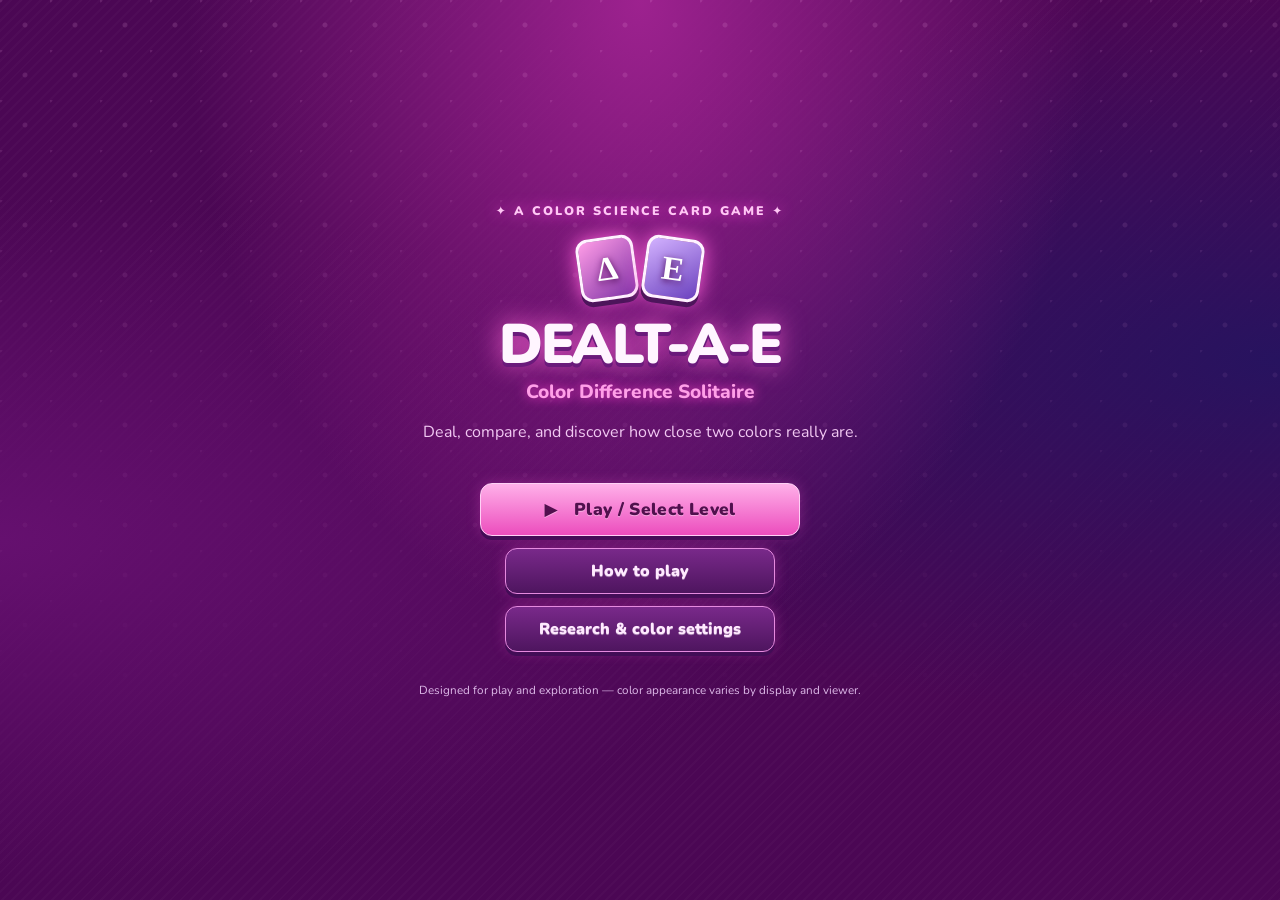
<file: index.html>
<!doctype html>
<html lang="en">
    <head>
        <meta charset="utf-8" />
        <meta name="viewport" content="width=device-width,initial-scale=1" />
        <title>DEALT-A-E — Color Difference Solitaire</title>
        <link rel="stylesheet" href="style.css" />
    </head>
    <body class="home">
        <main class="home-shell">
            <div class="eyebrow">✦ A COLOR SCIENCE CARD GAME ✦</div>
            <div class="logo-mark"><span>Δ</span><span>E</span></div>
            <h1>DEALT-A-E</h1>
            <p class="subtitle">Color Difference Solitaire</p>
            <p class="intro">Deal, compare, and discover how close two colors really are.</p>
            <div class="home-actions main-menu-actions">
                <button class="button primary play-button" id="levels-open">▶ &nbsp; Play / Select Level</button
                ><button class="button secondary" id="instructions-open">How to play</button
                ><button class="button secondary" id="research-open">Research & color settings</button>
            </div>
            <dialog id="levels-menu" class="levels-dialog">
                <form method="dialog">
                    <div class="levels-heading">
                        <div>
                            <p class="eyebrow levels-title">Select a Level</p>
                            <p class="levels-intro">Complete each level to unlock the next challenge.</p>
                        </div>
                        <button class="dialog-close" aria-label="Close level menu">×</button>
                    </div>
                    <section class="level-grid" aria-label="Choose a level">
                        <a class="level-card" data-level="1" href="level1.html"
                            ><span class="level-number">01</span><span class="level-icon">♡</span
                            ><strong>Single Match</strong><small>Find the closest color</small></a
                        ><a class="level-card" data-level="2" href="level2.html"
                            ><span class="level-number">02</span><span class="level-icon">✿</span
                            ><strong>Color Families</strong><small>Match three target colors</small></a
                        ><a class="level-card" data-level="3" href="level3.html"
                            ><span class="level-number">03</span><span class="level-icon">〰</span
                            ><strong>Gradient Bridge</strong><small>Order colors between anchors</small></a
                        ><a class="level-card" data-level="4" href="level4.html"
                            ><span class="level-number">04</span><span class="level-icon">▦</span
                            ><strong>Color Matrix</strong><small>Build a connected 3 × 3 grid</small></a
                        >
                    </section>
                    <p class="level-legend">
                        <span>✦ Unlocked</span><span>🔒 Locked until previous level is complete</span>
                    </p>
                </form>
            </dialog>
            <div class="home-actions" style="display: none"></div>
            <p class="fine-print">Designed for play and exploration — color appearance varies by display and viewer.</p>
        </main>
        <dialog id="instructions">
            <form method="dialog">
                <button class="dialog-close" aria-label="Close">×</button>
                <h2>How to play ✨</h2>
                <ol>
                    <li>Start at Level 1. Complete each level to unlock the next one.</li>
                    <li>Draw cards from the stock and click or drag a card into a slot.</li>
                    <li>Use <b>Validate</b> to check your arrangement. You can rearrange cards before validating.</li>
                    <li>
                        Each level has six rounds. Complete the rounds to reveal a mystery hex color, then identify it
                        from a lineup.
                    </li>
                    <li>
                        Every reshuffle and failed validation affects your score. Drawing cards does not cost points.
                    </li>
                </ol>
                <p>
                    <b>ΔE:</b> a numerical estimate of color difference. ΔE76 and CIEDE2000 (ΔE00) are different
                    formulas and can rank pairs differently.
                </p>
                <button class="button primary">Got it!</button>
            </form>
        </dialog>
        <dialog id="research">
            <form method="dialog">
                <button class="dialog-close" aria-label="Close">×</button>
                <h2>Color & vision settings</h2>
                <p>
                    Choose settings on a level screen. Vision simulations are approximations, not diagnostic or exact
                    representations of an individual's vision.
                </p>
                <p>
                    <b>Research panel:</b> compare ΔE76 and ΔE00 rankings, and review run statistics. Local settings are
                    stored only in this browser.
                </p>
                <button class="button primary">Got it!</button>
            </form>
        </dialog>
    </body>
    <script>
        document.getElementById("levels-open").onclick = () => document.getElementById("levels-menu").showModal();
        for (const [b, d] of [
            ["instructions-open", "instructions"],
            ["research-open", "research"],
        ])
            document.getElementById(b).onclick = () => document.getElementById(d).showModal();
        document.querySelectorAll(".level-card").forEach((card) => {
            const n = Number(card.dataset.level);
            let unlocked = 1;
            try {
                unlocked = Math.max(1, Number(localStorage.getItem("dealtae-unlocked-level") || 1));
            } catch (e) {}
            if (n > unlocked) {
                card.classList.add("locked");
                card.setAttribute("aria-disabled", "true");
                card.setAttribute("tabindex", "-1");
                card.removeAttribute("href");
                card.querySelector("small").textContent = "🔒 Complete Level " + (n - 1) + " to unlock";
                card.querySelector(".level-icon").textContent = "🔒";
            } else {
                card.classList.remove("locked");
                card.querySelector(".level-number").textContent =
                    n === unlocked ? "0" + n + " · OPEN" : "0" + n + " · ✓";
            }
        });
    </script>
</html>
</file>
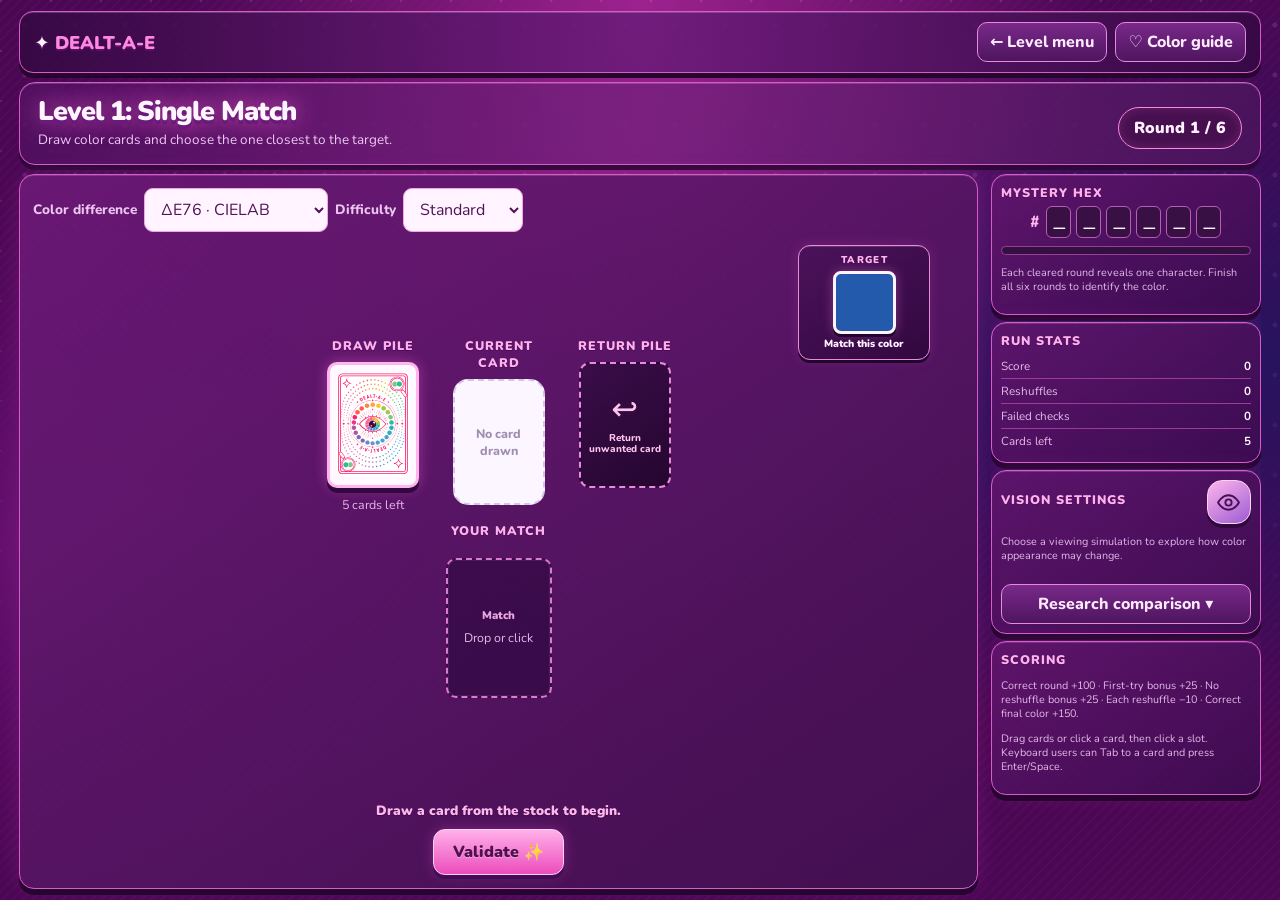
<file: level1.html>
<!doctype html>
<html lang="en">
    <head>
        <meta charset="utf-8" />
        <meta name="viewport" content="width=device-width,initial-scale=1" />
        <title>DEALT-A-E — Level 1</title>
        <link rel="stylesheet" href="style.css" />
    </head>
    <body class="vis-normal">
        <svg aria-hidden="true" width="0" height="0" style="position: absolute">
            <filter id="protanopia">
                <feColorMatrix type="matrix" values=".567 .433 0 0 0 .558 .442 0 0 0 0 .242 .758 0 0 0 0 0 1 0" />
            </filter>
            <filter id="deuteranopia">
                <feColorMatrix type="matrix" values=".625 .375 0 0 0 .7 .3 0 0 0 0 .3 .7 0 0 0 0 0 1 0" />
            </filter>
            <filter id="tritanopia">
                <feColorMatrix type="matrix" values=".95 .05 0 0 0 0 .433 .567 0 0 0 .475 .525 0 0 0 0 0 1 0" />
            </filter>
        </svg>
        <main class="game-shell" id="game" data-level="1">
            <header class="topbar">
                <a class="brand-mini" href="index.html">✦ <span>DEALT-A-E</span></a>
                <div class="top-actions">
                    <a class="small-button" href="index.html">← Level menu</a
                    ><button class="small-button" id="help-button">♡ Color guide</button>
                </div>
            </header>
            <section class="game-heading">
                <div>
                    <h1>Level 1: Single Match</h1>
                    <p>Draw color cards and choose the one closest to the target.</p>
                </div>
                <div class="round-pill">Round <span id="round-label">1</span> / 6</div>
            </section>
            <div class="layout">
                <section class="board" id="board">
                    <div class="controls-row">
                        <label class="control-label" for="formula">Color difference</label
                        ><select id="formula">
                            <option value="de76">ΔE76 · CIELAB</option>
                            <option value="de00">CIEDE2000 · ΔE00</option></select
                        ><label class="control-label" for="difficulty">Difficulty</label
                        ><select id="difficulty">
                            <option value="easy">Easy</option>
                            <option value="standard" selected>Standard</option>
                            <option value="challenge">Challenge</option>
                        </select>
                    </div>
                    <div id="play-area"></div>
                    <div class="feedback" id="feedback" role="status" aria-live="polite"></div>
                    <div class="actions" id="actions">
                        <button class="button primary" id="validate">Validate ✨</button>
                    </div>
                </section>
                <aside class="sidebar">
                    <section class="sidebar-card">
                        <div class="section-label">Mystery hex</div>
                        <div class="hex-chips" id="hex-chips"></div>
                        <div class="progress-track"><span id="progress-fill" style="width: 0%"></span></div>
                        <p class="mini-note">
                            Each cleared round reveals one character. Finish all six rounds to identify the color.
                        </p>
                    </section>
                    <section class="sidebar-card">
                        <div class="section-label">Run stats</div>
                        <div class="stat-line"><span>Score</span><b id="score">0</b></div>
                        <div class="stat-line"><span>Reshuffles</span><b id="reshuffles">0</b></div>
                        <div class="stat-line"><span>Failed checks</span><b id="failures">0</b></div>
                        <div class="stat-line"><span>Cards left</span><b id="stock-stat">0</b></div>
                    </section>
                    <section class="sidebar-card vision-card">
                        <div class="vision-heading">
                            <div class="section-label">Vision settings</div>
                            <button
                                class="eye-button"
                                id="vision-toggle"
                                aria-expanded="false"
                                aria-controls="vision-menu"
                                aria-label="Open color vision simulation menu"
                                title="Color vision settings"
                            >
                                <svg
                                    viewBox="0 0 24 24"
                                    width="25"
                                    height="25"
                                    aria-hidden="true"
                                    fill="none"
                                    stroke="currentColor"
                                    stroke-width="1.8"
                                    stroke-linecap="round"
                                    stroke-linejoin="round"
                                >
                                    <path d="M2 12s3.6-7 10-7 10 7 10 7-3.6 7-10 7S2 12 2 12Z" />
                                    <circle cx="12" cy="12" r="3" />
                                </svg>
                            </button>
                        </div>
                        <p class="mini-note">Choose a viewing simulation to explore how color appearance may change.</p>
                        <div class="vision-menu" id="vision-menu" hidden>
                            <label class="control-label" for="vision">Viewing mode</label
                            ><select id="vision" style="width: 100%; margin: 8px 0">
                                <option value="normal">Normal view · no simulation</option>
                                <option value="protanopia">Protanopia</option>
                                <option value="deuteranopia">Deuteranopia</option>
                                <option value="tritanopia">Tritanopia</option>
                                <option value="grayscale">Grayscale</option>
                            </select>
                            <div class="vision-description" id="vision-description" aria-live="polite">
                                Normal view shows colors without a simulation.
                            </div>
                            <div class="vision-bonus" id="vision-bonus">
                                Choose a non-normal mode to activate the +25 points per successful round challenge
                                bonus.
                            </div>
                            <p class="mini-note">
                                These are simplified simulations for learning and play, not exact representations of an
                                individual's vision or a diagnostic tool.
                            </p>
                        </div>
                        <button class="small-button" id="research-toggle" style="width: 100%; margin-top: 10px">
                            Research comparison ▾
                        </button>
                        <div class="research-panel" id="research-panel">
                            <h3>Color comparison</h3>
                            <p>
                                Numerical rankings are computed from the same candidate colors. This is an exploratory
                                comparison, not a clinical vision test.
                            </p>
                            <div id="research-results" class="research-results">
                                Choose or place a card to compare distances.
                            </div>
                            <p id="research-summary"></p>
                        </div>
                    </section>
                    <section class="sidebar-card">
                        <div class="section-label">Scoring</div>
                        <p class="mini-note">
                            Correct round +100 · First-try bonus +25 · No reshuffle bonus +25 · Each reshuffle −10 ·
                            Correct final color +150.
                        </p>
                        <p class="mini-note">
                            Drag cards or click a card, then click a slot. Keyboard users can Tab to a card and press
                            Enter/Space.
                        </p>
                    </section>
                </aside>
            </div>
        </main>
        <div class="modal-backdrop" id="modal">
            <section class="modal-card">
                <div class="close-row"><button class="small-button" id="close-modal">Close ×</button></div>
                <div id="modal-content"></div>
            </section>
        </div>
        <script src="game.js"></script>
    </body>
</html>
</file>
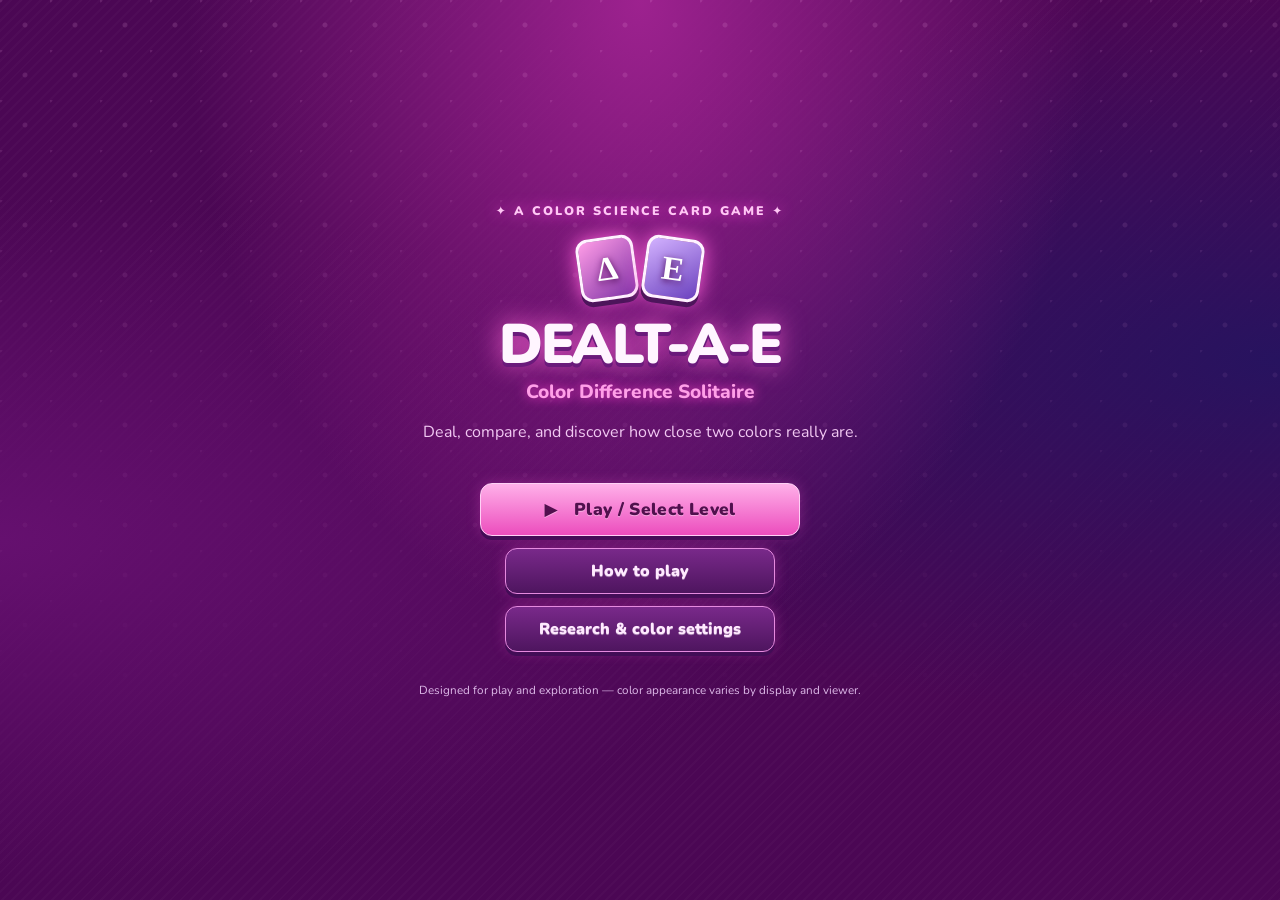
<file: level2.html>
<!doctype html>
<html lang="en">
    <head>
        <meta charset="utf-8" />
        <meta name="viewport" content="width=device-width,initial-scale=1" />
        <title>DEALT-A-E — Level 2</title>
        <link rel="stylesheet" href="style.css" />
    </head>
    <body class="vis-normal">
        <svg aria-hidden="true" width="0" height="0" style="position: absolute">
            <filter id="protanopia">
                <feColorMatrix type="matrix" values=".567 .433 0 0 0 .558 .442 0 0 0 0 .242 .758 0 0 0 0 0 1 0" />
            </filter>
            <filter id="deuteranopia">
                <feColorMatrix type="matrix" values=".625 .375 0 0 0 .7 .3 0 0 0 0 .3 .7 0 0 0 0 0 1 0" />
            </filter>
            <filter id="tritanopia">
                <feColorMatrix type="matrix" values=".95 .05 0 0 0 0 .433 .567 0 0 0 .475 .525 0 0 0 0 0 1 0" />
            </filter>
        </svg>
        <main class="game-shell" id="game" data-level="2">
            <header class="topbar">
                <a class="brand-mini" href="index.html">✦ <span>DEALT-A-E</span></a>
                <div class="top-actions">
                    <a class="small-button" href="index.html">← Level menu</a
                    ><button class="small-button" id="help-button">♡ Color guide</button>
                </div>
            </header>
            <section class="game-heading">
                <div>
                    <h1>Level 2: Color Families</h1>
                    <p>Match the closest candidate to each of three targets.</p>
                </div>
                <div class="round-pill">Round <span id="round-label">1</span> / 6</div>
            </section>
            <div class="layout">
                <section class="board" id="board">
                    <div class="controls-row">
                        <label class="control-label" for="formula">Color difference</label
                        ><select id="formula">
                            <option value="de76">ΔE76 · CIELAB</option>
                            <option value="de00">CIEDE2000 · ΔE00</option></select
                        ><label class="control-label" for="difficulty">Difficulty</label
                        ><select id="difficulty">
                            <option value="easy">Easy</option>
                            <option value="standard" selected>Standard</option>
                            <option value="challenge">Challenge</option>
                        </select>
                    </div>
                    <div id="play-area"></div>
                    <div class="feedback" id="feedback" role="status" aria-live="polite"></div>
                    <div class="actions" id="actions">
                        <button class="button primary" id="validate">Validate ✨</button>
                    </div>
                </section>
                <aside class="sidebar">
                    <section class="sidebar-card">
                        <div class="section-label">Mystery hex</div>
                        <div class="hex-chips" id="hex-chips"></div>
                        <div class="progress-track"><span id="progress-fill" style="width: 0%"></span></div>
                        <p class="mini-note">
                            Each cleared round reveals one character. Finish all six rounds to identify the color.
                        </p>
                    </section>
                    <section class="sidebar-card">
                        <div class="section-label">Run stats</div>
                        <div class="stat-line"><span>Score</span><b id="score">0</b></div>
                        <div class="stat-line"><span>Reshuffles</span><b id="reshuffles">0</b></div>
                        <div class="stat-line"><span>Failed checks</span><b id="failures">0</b></div>
                        <div class="stat-line"><span>Cards left</span><b id="stock-stat">0</b></div>
                    </section>
                    <section class="sidebar-card vision-card">
                        <div class="vision-heading">
                            <div class="section-label">Vision settings</div>
                            <button
                                class="eye-button"
                                id="vision-toggle"
                                aria-expanded="false"
                                aria-controls="vision-menu"
                                aria-label="Open color vision simulation menu"
                                title="Color vision settings"
                            >
                                <svg
                                    viewBox="0 0 24 24"
                                    width="25"
                                    height="25"
                                    aria-hidden="true"
                                    fill="none"
                                    stroke="currentColor"
                                    stroke-width="1.8"
                                    stroke-linecap="round"
                                    stroke-linejoin="round"
                                >
                                    <path d="M2 12s3.6-7 10-7 10 7 10 7-3.6 7-10 7S2 12 2 12Z" />
                                    <circle cx="12" cy="12" r="3" />
                                </svg>
                            </button>
                        </div>
                        <p class="mini-note">Choose a viewing simulation to explore how color appearance may change.</p>
                        <div class="vision-menu" id="vision-menu" hidden>
                            <label class="control-label" for="vision">Viewing mode</label
                            ><select id="vision" style="width: 100%; margin: 8px 0">
                                <option value="normal">Normal view · no simulation</option>
                                <option value="protanopia">Protanopia</option>
                                <option value="deuteranopia">Deuteranopia</option>
                                <option value="tritanopia">Tritanopia</option>
                                <option value="grayscale">Grayscale</option>
                            </select>
                            <div class="vision-description" id="vision-description" aria-live="polite">
                                Normal view shows colors without a simulation.
                            </div>
                            <div class="vision-bonus" id="vision-bonus">
                                Choose a non-normal mode to activate the +25 points per successful round challenge
                                bonus.
                            </div>
                            <p class="mini-note">
                                These are simplified simulations for learning and play, not exact representations of an
                                individual's vision or a diagnostic tool.
                            </p>
                        </div>
                        <button class="small-button" id="research-toggle" style="width: 100%; margin-top: 10px">
                            Research comparison ▾
                        </button>
                        <div class="research-panel" id="research-panel">
                            <h3>Color comparison</h3>
                            <p>
                                Numerical rankings are computed from the same candidate colors. This is an exploratory
                                comparison, not a clinical vision test.
                            </p>
                            <div id="research-results" class="research-results">
                                Choose or place a card to compare distances.
                            </div>
                            <p id="research-summary"></p>
                        </div>
                    </section>
                    <section class="sidebar-card">
                        <div class="section-label">Scoring</div>
                        <p class="mini-note">
                            Correct round +100 · First-try bonus +25 · No reshuffle bonus +25 · Each reshuffle −10 ·
                            Correct final color +150.
                        </p>
                        <p class="mini-note">
                            Drag cards or click a card, then click a slot. Keyboard users can Tab to a card and press
                            Enter/Space.
                        </p>
                    </section>
                </aside>
            </div>
        </main>
        <div class="modal-backdrop" id="modal">
            <section class="modal-card">
                <div class="close-row"><button class="small-button" id="close-modal">Close ×</button></div>
                <div id="modal-content"></div>
            </section>
        </div>
        <script src="game.js"></script>
    </body>
</html>
</file>
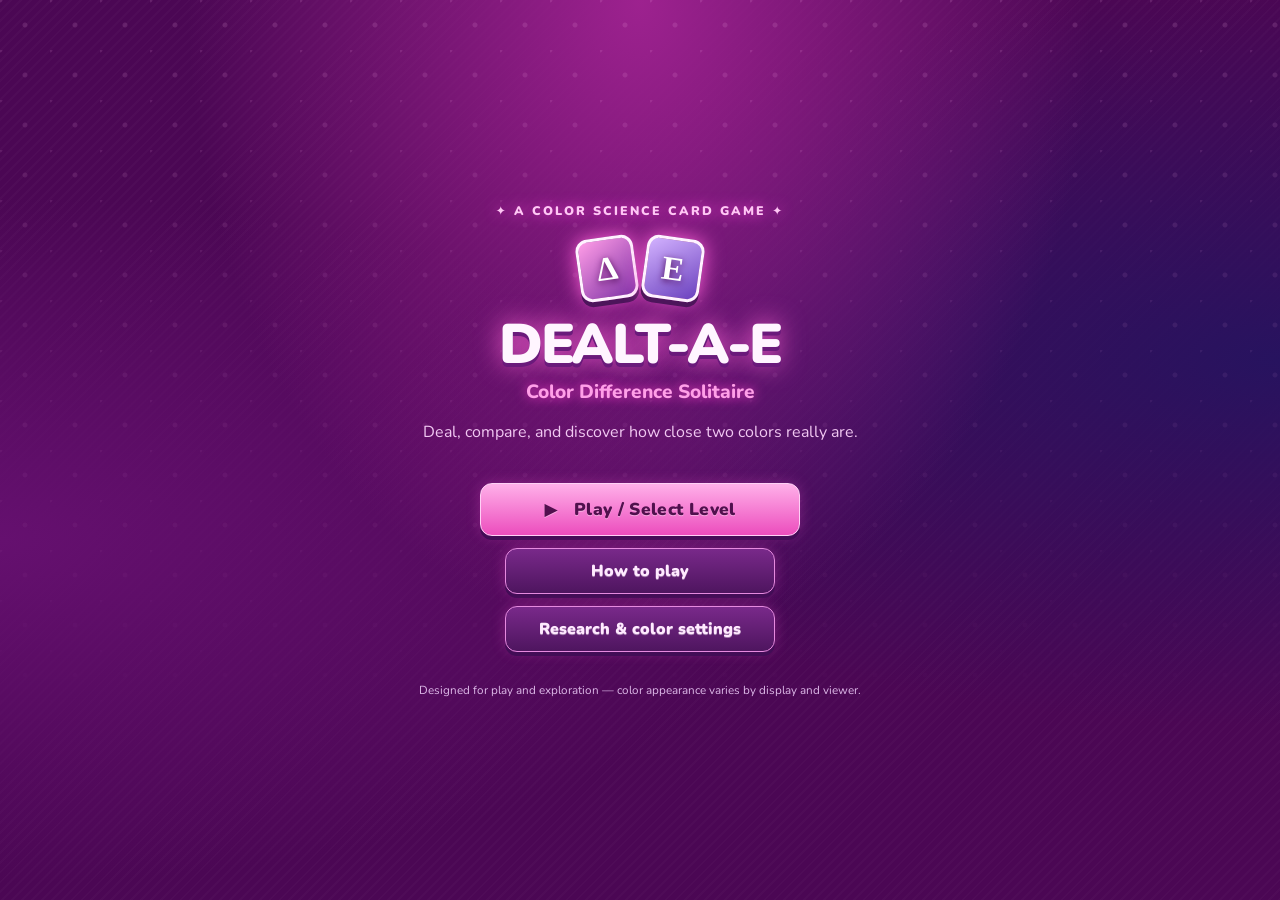
<file: level3.html>
<!doctype html>
<html lang="en">
    <head>
        <meta charset="utf-8" />
        <meta name="viewport" content="width=device-width,initial-scale=1" />
        <title>DEALT-A-E — Level 3</title>
        <link rel="stylesheet" href="style.css" />
    </head>
    <body class="vis-normal">
        <svg aria-hidden="true" width="0" height="0" style="position: absolute">
            <filter id="protanopia">
                <feColorMatrix type="matrix" values=".567 .433 0 0 0 .558 .442 0 0 0 0 .242 .758 0 0 0 0 0 1 0" />
            </filter>
            <filter id="deuteranopia">
                <feColorMatrix type="matrix" values=".625 .375 0 0 0 .7 .3 0 0 0 0 .3 .7 0 0 0 0 0 1 0" />
            </filter>
            <filter id="tritanopia">
                <feColorMatrix type="matrix" values=".95 .05 0 0 0 0 .433 .567 0 0 0 .475 .525 0 0 0 0 0 1 0" />
            </filter>
        </svg>
        <main class="game-shell" id="game" data-level="3">
            <header class="topbar">
                <a class="brand-mini" href="index.html">✦ <span>DEALT-A-E</span></a>
                <div class="top-actions">
                    <a class="small-button" href="index.html">← Level menu</a
                    ><button class="small-button" id="help-button">♡ Color guide</button>
                </div>
            </header>
            <section class="game-heading">
                <div>
                    <h1>Level 3: Gradient Bridge</h1>
                    <p>Place bridge cards in perceptual color order between fixed anchors.</p>
                </div>
                <div class="round-pill">Round <span id="round-label">1</span> / 6</div>
            </section>
            <div class="layout">
                <section class="board" id="board">
                    <div class="controls-row">
                        <label class="control-label" for="formula">Color difference</label
                        ><select id="formula">
                            <option value="de76">ΔE76 · CIELAB</option>
                            <option value="de00">CIEDE2000 · ΔE00</option></select
                        ><label class="control-label" for="difficulty">Difficulty</label
                        ><select id="difficulty">
                            <option value="easy">Easy</option>
                            <option value="standard" selected>Standard</option>
                            <option value="challenge">Challenge</option>
                        </select>
                    </div>
                    <div id="play-area"></div>
                    <div class="feedback" id="feedback" role="status" aria-live="polite"></div>
                    <div class="actions" id="actions">
                        <button class="button primary" id="validate">Validate ✨</button>
                    </div>
                </section>
                <aside class="sidebar">
                    <section class="sidebar-card">
                        <div class="section-label">Mystery hex</div>
                        <div class="hex-chips" id="hex-chips"></div>
                        <div class="progress-track"><span id="progress-fill" style="width: 0%"></span></div>
                        <p class="mini-note">
                            Each cleared round reveals one character. Finish all six rounds to identify the color.
                        </p>
                    </section>
                    <section class="sidebar-card">
                        <div class="section-label">Run stats</div>
                        <div class="stat-line"><span>Score</span><b id="score">0</b></div>
                        <div class="stat-line"><span>Reshuffles</span><b id="reshuffles">0</b></div>
                        <div class="stat-line"><span>Failed checks</span><b id="failures">0</b></div>
                        <div class="stat-line"><span>Cards left</span><b id="stock-stat">0</b></div>
                    </section>
                    <section class="sidebar-card vision-card">
                        <div class="vision-heading">
                            <div class="section-label">Vision settings</div>
                            <button
                                class="eye-button"
                                id="vision-toggle"
                                aria-expanded="false"
                                aria-controls="vision-menu"
                                aria-label="Open color vision simulation menu"
                                title="Color vision settings"
                            >
                                <svg
                                    viewBox="0 0 24 24"
                                    width="25"
                                    height="25"
                                    aria-hidden="true"
                                    fill="none"
                                    stroke="currentColor"
                                    stroke-width="1.8"
                                    stroke-linecap="round"
                                    stroke-linejoin="round"
                                >
                                    <path d="M2 12s3.6-7 10-7 10 7 10 7-3.6 7-10 7S2 12 2 12Z" />
                                    <circle cx="12" cy="12" r="3" />
                                </svg>
                            </button>
                        </div>
                        <p class="mini-note">Choose a viewing simulation to explore how color appearance may change.</p>
                        <div class="vision-menu" id="vision-menu" hidden>
                            <label class="control-label" for="vision">Viewing mode</label
                            ><select id="vision" style="width: 100%; margin: 8px 0">
                                <option value="normal">Normal view · no simulation</option>
                                <option value="protanopia">Protanopia</option>
                                <option value="deuteranopia">Deuteranopia</option>
                                <option value="tritanopia">Tritanopia</option>
                                <option value="grayscale">Grayscale</option>
                            </select>
                            <div class="vision-description" id="vision-description" aria-live="polite">
                                Normal view shows colors without a simulation.
                            </div>
                            <div class="vision-bonus" id="vision-bonus">
                                Choose a non-normal mode to activate the +25 points per successful round challenge
                                bonus.
                            </div>
                            <p class="mini-note">
                                These are simplified simulations for learning and play, not exact representations of an
                                individual's vision or a diagnostic tool.
                            </p>
                        </div>
                        <button class="small-button" id="research-toggle" style="width: 100%; margin-top: 10px">
                            Research comparison ▾
                        </button>
                        <div class="research-panel" id="research-panel">
                            <h3>Color comparison</h3>
                            <p>
                                Numerical rankings are computed from the same candidate colors. This is an exploratory
                                comparison, not a clinical vision test.
                            </p>
                            <div id="research-results" class="research-results">
                                Choose or place a card to compare distances.
                            </div>
                            <p id="research-summary"></p>
                        </div>
                    </section>
                    <section class="sidebar-card">
                        <div class="section-label">Scoring</div>
                        <p class="mini-note">
                            Correct round +100 · First-try bonus +25 · No reshuffle bonus +25 · Each reshuffle −10 ·
                            Correct final color +150.
                        </p>
                        <p class="mini-note">
                            Drag cards or click a card, then click a slot. Keyboard users can Tab to a card and press
                            Enter/Space.
                        </p>
                    </section>
                </aside>
            </div>
        </main>
        <div class="modal-backdrop" id="modal">
            <section class="modal-card">
                <div class="close-row"><button class="small-button" id="close-modal">Close ×</button></div>
                <div id="modal-content"></div>
            </section>
        </div>
        <script src="game.js"></script>
    </body>
</html>
</file>
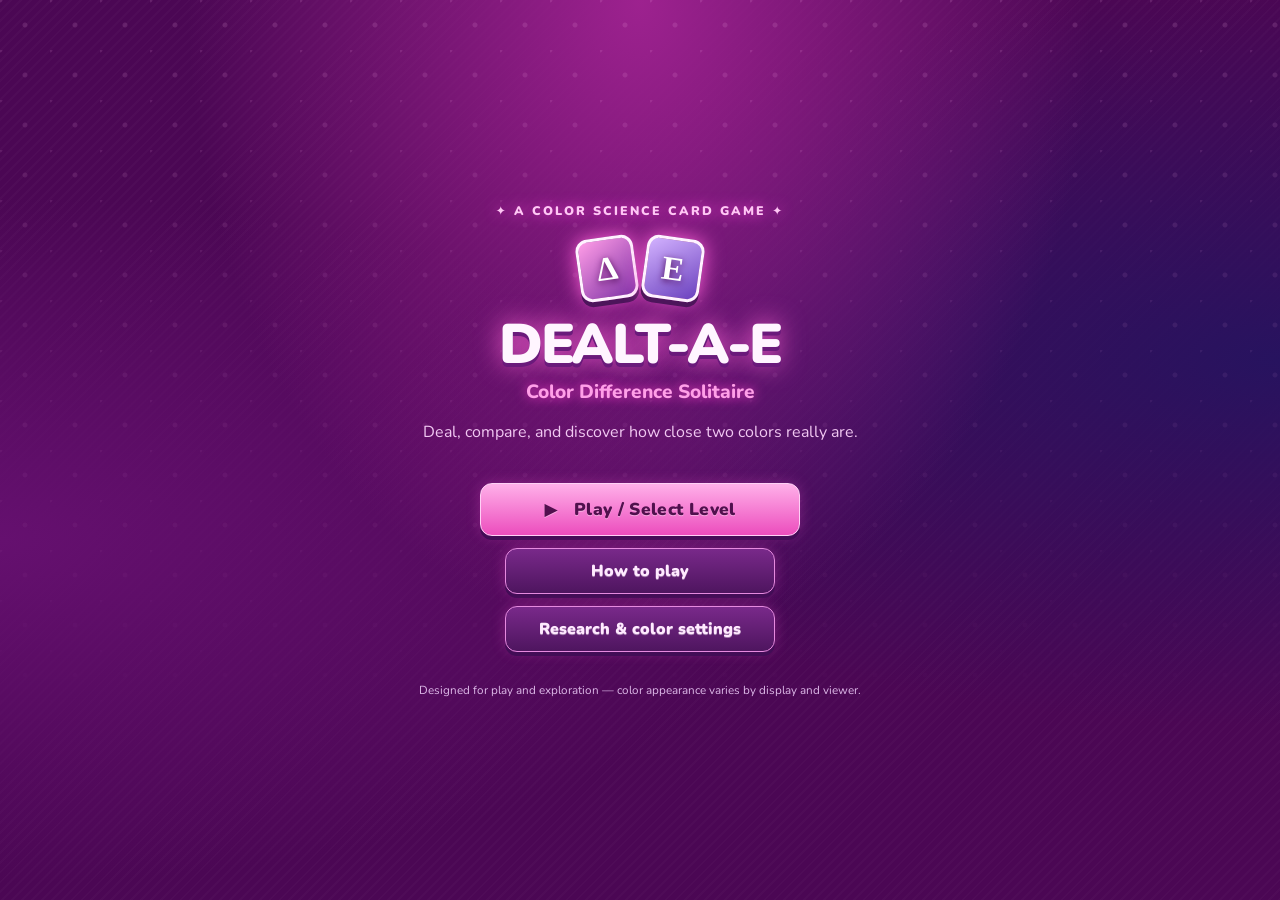
<file: level4.html>
<!doctype html>
<html lang="en">
    <head>
        <meta charset="utf-8" />
        <meta name="viewport" content="width=device-width,initial-scale=1" />
        <title>DEALT-A-E — Level 4</title>
        <link rel="stylesheet" href="style.css" />
    </head>
    <body class="vis-normal">
        <svg aria-hidden="true" width="0" height="0" style="position: absolute">
            <filter id="protanopia">
                <feColorMatrix type="matrix" values=".567 .433 0 0 0 .558 .442 0 0 0 0 .242 .758 0 0 0 0 0 1 0" />
            </filter>
            <filter id="deuteranopia">
                <feColorMatrix type="matrix" values=".625 .375 0 0 0 .7 .3 0 0 0 0 .3 .7 0 0 0 0 0 1 0" />
            </filter>
            <filter id="tritanopia">
                <feColorMatrix type="matrix" values=".95 .05 0 0 0 0 .433 .567 0 0 0 .475 .525 0 0 0 0 0 1 0" />
            </filter>
        </svg>
        <main class="game-shell" id="game" data-level="4">
            <header class="topbar">
                <a class="brand-mini" href="index.html">✦ <span>DEALT-A-E</span></a>
                <div class="top-actions">
                    <a class="small-button" href="index.html">← Level menu</a
                    ><button class="small-button" id="help-button">♡ Color guide</button>
                </div>
            </header>
            <section class="game-heading">
                <div>
                    <h1>Level 4: Color Matrix</h1>
                    <p>Fill the four open cells so adjacent colors stay within ΔE 35.</p>
                </div>
                <div class="round-pill">Round <span id="round-label">1</span> / 6</div>
            </section>
            <div class="layout">
                <section class="board" id="board">
                    <div class="controls-row">
                        <label class="control-label" for="formula">Color difference</label
                        ><select id="formula">
                            <option value="de76">ΔE76 · CIELAB</option>
                            <option value="de00">CIEDE2000 · ΔE00</option></select
                        ><label class="control-label" for="difficulty">Difficulty</label
                        ><select id="difficulty">
                            <option value="easy">Easy</option>
                            <option value="standard" selected>Standard</option>
                            <option value="challenge">Challenge</option>
                        </select>
                    </div>
                    <div id="play-area"></div>
                    <div class="feedback" id="feedback" role="status" aria-live="polite"></div>
                    <div class="actions" id="actions">
                        <button class="button primary" id="validate">Validate ✨</button>
                    </div>
                </section>
                <aside class="sidebar">
                    <section class="sidebar-card">
                        <div class="section-label">Mystery hex</div>
                        <div class="hex-chips" id="hex-chips"></div>
                        <div class="progress-track"><span id="progress-fill" style="width: 0%"></span></div>
                        <p class="mini-note">
                            Each cleared round reveals one character. Finish all six rounds to identify the color.
                        </p>
                    </section>
                    <section class="sidebar-card">
                        <div class="section-label">Run stats</div>
                        <div class="stat-line"><span>Score</span><b id="score">0</b></div>
                        <div class="stat-line"><span>Reshuffles</span><b id="reshuffles">0</b></div>
                        <div class="stat-line"><span>Failed checks</span><b id="failures">0</b></div>
                        <div class="stat-line"><span>Cards left</span><b id="stock-stat">0</b></div>
                    </section>
                    <section class="sidebar-card vision-card">
                        <div class="vision-heading">
                            <div class="section-label">Vision settings</div>
                            <button
                                class="eye-button"
                                id="vision-toggle"
                                aria-expanded="false"
                                aria-controls="vision-menu"
                                aria-label="Open color vision simulation menu"
                                title="Color vision settings"
                            >
                                <svg
                                    viewBox="0 0 24 24"
                                    width="25"
                                    height="25"
                                    aria-hidden="true"
                                    fill="none"
                                    stroke="currentColor"
                                    stroke-width="1.8"
                                    stroke-linecap="round"
                                    stroke-linejoin="round"
                                >
                                    <path d="M2 12s3.6-7 10-7 10 7 10 7-3.6 7-10 7S2 12 2 12Z" />
                                    <circle cx="12" cy="12" r="3" />
                                </svg>
                            </button>
                        </div>
                        <p class="mini-note">Choose a viewing simulation to explore how color appearance may change.</p>
                        <div class="vision-menu" id="vision-menu" hidden>
                            <label class="control-label" for="vision">Viewing mode</label
                            ><select id="vision" style="width: 100%; margin: 8px 0">
                                <option value="normal">Normal view · no simulation</option>
                                <option value="protanopia">Protanopia</option>
                                <option value="deuteranopia">Deuteranopia</option>
                                <option value="tritanopia">Tritanopia</option>
                                <option value="grayscale">Grayscale</option>
                            </select>
                            <div class="vision-description" id="vision-description" aria-live="polite">
                                Normal view shows colors without a simulation.
                            </div>
                            <div class="vision-bonus" id="vision-bonus">
                                Choose a non-normal mode to activate the +25 points per successful round challenge
                                bonus.
                            </div>
                            <p class="mini-note">
                                These are simplified simulations for learning and play, not exact representations of an
                                individual's vision or a diagnostic tool.
                            </p>
                        </div>
                        <button class="small-button" id="research-toggle" style="width: 100%; margin-top: 10px">
                            Research comparison ▾
                        </button>
                        <div class="research-panel" id="research-panel">
                            <h3>Color comparison</h3>
                            <p>
                                Numerical rankings are computed from the same candidate colors. This is an exploratory
                                comparison, not a clinical vision test.
                            </p>
                            <div id="research-results" class="research-results">
                                Choose or place a card to compare distances.
                            </div>
                            <p id="research-summary"></p>
                        </div>
                    </section>
                    <section class="sidebar-card">
                        <div class="section-label">Scoring</div>
                        <p class="mini-note">
                            Correct round +100 · First-try bonus +25 · No reshuffle bonus +25 · Each reshuffle −10 ·
                            Correct final color +150.
                        </p>
                        <p class="mini-note">
                            Drag cards or click a card, then click a slot. Keyboard users can Tab to a card and press
                            Enter/Space.
                        </p>
                    </section>
                </aside>
            </div>
        </main>
        <div class="modal-backdrop" id="modal">
            <section class="modal-card">
                <div class="close-row"><button class="small-button" id="close-modal">Close ×</button></div>
                <div id="modal-content"></div>
            </section>
        </div>
        <script src="game.js"></script>
    </body>
</html>
</file>
<file: style.css>
@import url('https://fonts.googleapis.com/css2?family=Nunito:wght@400;600;700;800;900&display=swap');
:root{--ink:#352746;--muted:#776b88;--pink:#ff9bc9;--pink2:#ffd0e6;--lav:#c9b5ff;--blue:#b8e7ff;--mint:#b9f4df;--cream:#fffaff;--line:#eadcf3;--shadow:0 12px 30px #7d56951c;--radius:22px}*{box-sizing:border-box}body{margin:0;font-family:Nunito,system-ui,sans-serif;color:var(--ink);background:radial-gradient(ellipse at 10% 0%,#ffe1f0 0,transparent 42%),radial-gradient(ellipse at 90% 20%,#e3d9ff 0,transparent 40%),#f9f6ff;min-height:100vh}button,a,select{font:inherit}button{cursor:pointer}a{color:inherit;text-decoration:none}.home-shell{max-width:1000px;margin:auto;padding:50px 22px 35px;text-align:center}.eyebrow{font-size:.78rem;font-weight:900;letter-spacing:.16em;color:#a05b91}.logo-mark{display:flex;justify-content:center;align-items:center;gap:8px;margin:24px auto 12px}.logo-mark span{display:grid;place-items:center;width:66px;height:88px;border:3px solid white;border-radius:15px;background:linear-gradient(145deg,#fff,#ffd6ea);box-shadow:0 7px 0 #e7b4d1,0 13px 25px #805a9a22;font-size:2.3rem;font-weight:900;color:#b84f90;transform:rotate(-8deg)}.logo-mark span+span{background:linear-gradient(145deg,#fff,#dcd0ff);color:#7056b7;transform:rotate(8deg)}h1{font-size:clamp(2.5rem,7vw,4.5rem);line-height:1;margin:15px 0 8px;font-weight:900;letter-spacing:-.055em}.subtitle{margin:0;color:#9c5d99;font-weight:800;font-size:1.2rem}.intro{color:var(--muted);margin:15px auto 30px}.level-grid{display:grid;grid-template-columns:repeat(4,minmax(0,1fr));gap:14px;text-align:left}.level-card{position:relative;display:flex;flex-direction:column;gap:7px;padding:19px 15px;border:1px solid #fff;border-radius:20px;background:#ffffffbd;box-shadow:var(--shadow);transition:transform .18s,box-shadow .18s}.level-card:hover{transform:translateY(-4px);box-shadow:0 18px 32px #7d56952a}.level-number{font-size:.75rem;font-weight:900;color:#a18bb6}.level-icon{font-size:1.8rem;color:#c15d9a}.level-card strong{font-size:1rem}.level-card small{color:var(--muted);line-height:1.4}.home-actions{display:flex;justify-content:center;gap:10px;flex-wrap:wrap;margin:24px}.fine-print{font-size:.78rem;color:#9689a4}.button{border:0;border-radius:999px;padding:11px 19px;font-weight:900;box-shadow:0 4px 0 #d8c7e7;transition:transform .15s}.button:active{transform:translateY(2px);box-shadow:0 2px 0 #d8c7e7}.primary{background:linear-gradient(135deg,#ffacd2,#d4bfff);color:#43294f}.secondary{background:white;color:#6f5681;border:1px solid var(--line)}.game-shell{max-width:1120px;margin:auto;padding:22px 20px 50px}.topbar{display:flex;justify-content:space-between;align-items:center;gap:12px;flex-wrap:wrap;margin-bottom:18px}.brand-mini{font-weight:900;font-size:1.15rem}.brand-mini span{color:#bd5e9c}.top-actions{display:flex;gap:8px;flex-wrap:wrap}.small-button{border:1px solid var(--line);background:#ffffffc9;border-radius:999px;padding:8px 13px;font-weight:800;color:#6e5781}.game-heading{display:flex;justify-content:space-between;align-items:end;gap:12px;flex-wrap:wrap;margin-bottom:18px}.game-heading h1{font-size:clamp(1.8rem,4vw,2.7rem);margin:0 0 5px;letter-spacing:-.04em}.game-heading p{margin:0;color:var(--muted)}.round-pill{border-radius:999px;padding:9px 15px;background:#fff;border:1px solid var(--line);font-weight:900;white-space:nowrap}.layout{display:grid;grid-template-columns:minmax(0,1fr) 280px;gap:17px;align-items:start}.board,.sidebar-card{border:1px solid #fff;border-radius:var(--radius);background:#ffffffb8;box-shadow:var(--shadow);padding:19px}.board{min-height:460px}.section-label{font-size:.78rem;letter-spacing:.08em;text-transform:uppercase;color:#9079a5;font-weight:900;margin-bottom:10px}.controls-row{display:flex;gap:10px;align-items:center;flex-wrap:wrap;margin-bottom:18px}.control-label{font-size:.85rem;font-weight:800;color:var(--muted)}select{border:1px solid var(--line);background:#fff;border-radius:12px;padding:9px 12px;color:var(--ink);max-width:100%}.deck-row{display:flex;align-items:flex-start;justify-content:center;gap:20px;flex-wrap:wrap;margin:14px 0 24px}.deck-zone{width:132px;text-align:center}.deck-zone .section-label{margin-bottom:8px}.stock-card,.color-card{position:relative;border:3px solid white;border-radius:15px;background:#fff;box-shadow:0 6px 0 #e7d5ef,0 10px 18px #7d56951b;min-height:145px;width:100px;overflow:hidden;cursor:pointer;transition:transform .15s,box-shadow .15s}.stock-card{width:100px;margin:auto;background:#fff url('assets/card-back.svg') center/100% 100% no-repeat;display:grid;place-items:center;color:transparent;font-size:0;font-weight:900;padding:0}.stock-card:focus-visible,.color-card:focus-visible,.slot:focus-visible,button:focus-visible{outline:3px solid #8d6add;outline-offset:3px}.stock-card:hover,.color-card:hover{transform:translateY(-3px)}.color-card{display:flex;flex-direction:column;align-items:stretch;padding:6px;gap:6px;touch-action:manipulation}.swatch{height:94px;border-radius:9px;border:1px solid #00000012;background:#ddd}.color-meta{font-size:.7rem;color:#74627f;font-weight:900;text-align:center;line-height:1.2}.stock-count{font-size:.78rem;color:var(--muted);margin-top:8px}.slot-row{display:flex;justify-content:center;align-items:flex-start;gap:12px;flex-wrap:wrap;margin:12px 0 20px}.slot{display:flex;flex-direction:column;align-items:center;justify-content:center;gap:6px;width:112px;min-height:155px;border:2px dashed #d7c3e6;border-radius:16px;background:#fbf6ff;cursor:pointer;padding:7px;position:relative}.slot small{font-weight:900;color:#9b85ac;font-size:.7rem;text-align:center}.slot.filled{border-style:solid;background:#fff}.slot .color-card{width:86px;min-height:126px;cursor:grab}.slot .swatch{height:77px}.slot .color-meta{font-size:.62rem}.target-swatch{width:92px;height:92px;border:4px solid white;border-radius:17px;box-shadow:0 5px 0 #e6d3ed,0 8px 14px #7d56951b;margin:8px auto}.target-label{text-align:center;font-weight:900;margin:5px}.target-note{text-align:center;color:var(--muted);font-size:.85rem}.target-grid{display:flex;gap:15px;justify-content:center;flex-wrap:wrap;margin:14px 0}.target-item{padding:12px;background:#fff;border-radius:17px;border:1px solid var(--line);min-width:132px;text-align:center}.target-item .target-swatch{width:68px;height:68px;margin:8px auto}.actions{display:flex;justify-content:center;gap:9px;flex-wrap:wrap;margin-top:18px}.feedback{min-height:28px;text-align:center;margin:14px 0 0;font-weight:900;color:#7b5c95}.feedback.good{color:#278b6e}.feedback.bad{color:#b34b83}.sidebar-card+.sidebar-card{margin-top:13px}.stat-line{display:flex;justify-content:space-between;gap:10px;padding:7px 0;border-bottom:1px solid #f0e7f5;font-size:.88rem}.stat-line:last-child{border-bottom:0}.stat-line span{color:var(--muted)}.hex-chips{display:flex;gap:5px;justify-content:center;align-items:center;margin:12px 0}.hex-prefix{font-weight:900;color:#9079a5;margin-right:1px}.hex-chip{display:grid;place-items:center;width:25px;height:34px;border-radius:8px;background:#f3eaff;border:1px solid #e2d2f1;font-weight:900}.hex-chip.revealed{background:#ffd8ec;color:#8c3e78}.mini-note{font-size:.78rem;color:var(--muted);line-height:1.5}.research-panel{display:none;margin-top:14px;padding:13px;border-radius:14px;background:#f7f0ff;border:1px solid #e8dcf6}.research-panel.visible{display:block}.research-panel h3{margin:0 0 8px;font-size:.95rem}.research-panel p{font-size:.8rem;color:var(--muted);line-height:1.45}.research-results{font-size:.82rem;line-height:1.6;overflow-wrap:anywhere}.matrix{display:grid;grid-template-columns:repeat(3,minmax(65px,100px));gap:8px;justify-content:center;margin:20px auto}.matrix .slot{width:100%;min-height:120px}.matrix .slot.fixed{border-style:solid;background:#f4edff;cursor:default}.matrix .slot.fixed .swatch{width:72px;height:72px;border-radius:10px}.matrix .slot.fixed small{color:#79638f}.choice-lineup{display:flex;gap:10px;justify-content:center;flex-wrap:wrap;margin:15px 0}.choice-lineup .color-card{width:85px;min-height:125px}.choice-lineup .swatch{height:78px}.progress-track{height:7px;background:#eee4f6;border-radius:99px;overflow:hidden;margin:8px 0}.progress-track span{display:block;height:100%;background:linear-gradient(90deg,#ff9bc9,#b9a4ff);border-radius:99px;transition:width .3s}.modal-backdrop{position:fixed;inset:0;background:#3423448c;display:none;place-items:center;padding:18px;z-index:10}.modal-backdrop.visible{display:grid}.modal-card{width:min(580px,100%);max-height:85vh;overflow:auto;padding:24px;background:#fffaff;border-radius:24px;box-shadow:0 20px 70px #26133655}.modal-card h2{margin-top:0}.modal-card p,.modal-card li{line-height:1.6;color:#695b77}.modal-card .close-row{display:flex;justify-content:flex-end}.empty-state{text-align:center;padding:35px 10px}.empty-state .big-emoji{font-size:3rem}.empty-state h2{font-size:1.7rem}.vis-protanopia .swatch,.vis-protanopia .target-swatch{filter:url(#protanopia)}.vis-deuteranopia .swatch,.vis-deuteranopia .target-swatch{filter:url(#deuteranopia)}.vis-tritanopia .swatch,.vis-tritanopia .target-swatch{filter:url(#tritanopia)}.vis-grayscale .swatch,.vis-grayscale .target-swatch{filter:grayscale(1)}.vis-normal .swatch,.vis-normal .target-swatch{filter:none}@media(max-width:800px){.level-grid{grid-template-columns:repeat(2,minmax(0,1fr))}.layout{grid-template-columns:1fr}.sidebar{display:grid;grid-template-columns:repeat(2,minmax(0,1fr));gap:12px}.sidebar-card+.sidebar-card{margin-top:0}.board{padding:14px}}@media(max-width:480px){.home-shell{padding-top:30px}.level-grid{gap:9px}.level-card{padding:14px 12px}.level-card strong{font-size:.9rem}.level-card small{font-size:.74rem}.game-shell{padding:14px 10px 35px}.board,.sidebar-card{padding:13px}.sidebar{grid-template-columns:1fr}.deck-zone{width:105px}.stock-card{width:88px;min-height:125px}.slot{width:95px;min-height:140px}.slot .color-card{width:75px}.matrix{grid-template-columns:repeat(3,minmax(60px,86px));gap:5px}.matrix .slot{min-height:106px}.matrix .slot.fixed .swatch{width:60px;height:60px}}

.level-card.locked{opacity:.55;filter:saturate(.55);cursor:not-allowed;background:#f3eef7;box-shadow:none;border:1px dashed #d7c8e3}.level-card.locked:hover{transform:none;box-shadow:none}.level-card.locked .level-icon{color:#9c8daa}

/* Selection clarity and educational vision menu */
.color-card.chosen{outline:4px solid #a65ec0;outline-offset:3px;box-shadow:0 0 0 7px #e9d7ff,0 10px 22px #8e5db044;transform:translateY(-4px);z-index:2}
.slot .color-card.chosen{outline-offset:1px}
.vision-heading{display:flex;align-items:center;justify-content:space-between;gap:10px}
.vision-heading .section-label{margin:0}
.eye-button{display:grid;place-items:center;width:44px;height:44px;border:1px solid #e2d2f1;border-radius:15px;background:linear-gradient(145deg,#fff,#f1e6ff);color:#8a5aa5;box-shadow:0 3px 0 #e1cce9}
.eye-button:hover{background:#f7e8ff;transform:translateY(-1px)}
.eye-button:focus-visible{outline:3px solid #8d6add;outline-offset:3px}
.vision-menu{margin-top:12px;padding:12px;border:1px solid #e8dcf6;border-radius:15px;background:#fffaff}
.vision-menu[hidden]{display:none}
.vision-description{font-size:.84rem;line-height:1.5;color:#5f4c70;background:#f7f0ff;border-radius:12px;padding:10px;margin:8px 0}
.vision-bonus{font-size:.82rem;font-weight:900;color:#7d4d9b;line-height:1.45}

/* Empty-stock and current-card states */
.stock-card.stock-empty{background:#fffaff;border:2px dashed #c9b5ff;box-shadow:0 5px 0 #e7d5ef,0 10px 18px #7d56951b;color:#9b65b5;font-size:2.5rem;display:grid;place-items:center;cursor:pointer}
.stock-card.stock-empty span{line-height:1;transition:transform .2s}
.stock-card.stock-empty:hover span{transform:rotate(45deg)}
.current-empty{width:100px;min-height:145px;margin:auto;display:grid;place-items:center;border:2px dashed #e4d9ec;border-radius:15px;color:#c2b4ce;background:#ffffff70;font-size:1.8rem}
.drawn-tray{display:flex;gap:8px;justify-content:center;flex-wrap:wrap;margin:0 auto 18px;max-width:650px}
.drawn-label{text-align:center}
@media(max-width:480px){.current-empty{width:88px;min-height:125px}}


/* Final mystery-hex challenge and first-time hexadecimal tutorial */
.final-code{display:inline-block;margin:14px auto 8px;padding:12px 22px;border:2px solid #dfc5f5;border-radius:16px;background:linear-gradient(135deg,#fff7fc,#f0e8ff);color:#4d3768;font:800 clamp(1.8rem,5vw,2.5rem)/1.2 ui-monospace,SFMono-Regular,Menlo,monospace;letter-spacing:.12em;box-shadow:0 8px 22px #8f69b51c}
.hex-tutorial-backdrop{position:fixed;inset:0;z-index:9999;display:grid;place-items:center;padding:18px;background:#21162dcc;backdrop-filter:blur(5px)}
.hex-tutorial-card{position:relative;width:min(540px,100%);max-height:min(90vh,760px);overflow:auto;padding:26px;border:1px solid #ead8fa;border-radius:24px;background:#fffaff;color:#332544;box-shadow:0 24px 80px #120b25aa;text-align:center}
.hex-tutorial-card h2{margin:8px 0 10px;color:#65408a}.hex-tutorial-card p{line-height:1.55}.hex-tutorial-close{position:absolute;right:12px;top:10px;border:0;background:transparent;color:#765c88;font-size:1.8rem;cursor:pointer}
.hex-tutorial-code{display:flex;justify-content:center;align-items:center;gap:7px;margin:18px 0 0;font:800 2rem/1.3 ui-monospace,SFMono-Regular,Menlo,monospace}.hex-hash{color:#806b91}.hex-pair{min-width:76px;padding:8px 10px;border-radius:12px;background:#f4effa}.red-pair{color:#b82f55;background:#ffe7ef}.green-pair{color:#22764a;background:#e1f8e9}.blue-pair{color:#345fbd;background:#e5edff}.hex-tutorial-arrows{display:block;width:100%;height:54px;color:#9876ad;margin:0 auto}.hex-tutorial-labels{display:grid;grid-template-columns:repeat(3,minmax(0,1fr));gap:8px;margin:0 0 14px}.hex-tutorial-labels div{display:flex;flex-direction:column;gap:3px;padding:10px 4px;border-radius:12px;background:#f8f2fc;font-size:.86rem}.hex-tutorial-labels div:nth-child(1) b{color:#b82f55}.hex-tutorial-labels div:nth-child(2) b{color:#22764a}.hex-tutorial-labels div:nth-child(3) b{color:#345fbd}.hex-tutorial-labels span{color:#766984;font-size:.75rem}.hex-tutorial-done{margin-top:10px}
@media(max-width:440px){.hex-tutorial-card{padding:22px 15px}.hex-pair{min-width:58px;font-size:1.65rem}.hex-tutorial-labels{gap:4px}.hex-tutorial-labels div{font-size:.75rem}}

/* Level 2: correct target matches stay locked while the player fixes remaining slots. */
.slot.locked {
  border: 2px solid #55b889;
  background: linear-gradient(145deg, #effcf5, #e4f8ed);
  box-shadow: 0 0 0 3px rgba(85, 184, 137, .15);
  cursor: default;
}
.slot.locked > small { color: #24794e; font-weight: 800; }
.slot.locked .color-card { cursor: default; }

/* Level 2: preserve correct target matches while players fix the remaining pairings. */
.slot.locked {
  border: 2px solid #55b889;
  background: linear-gradient(145deg, #effcf5, #e4f8ed);
  box-shadow: 0 0 0 3px rgba(85, 184, 137, .15);
  cursor: default;
}
.slot.locked > small { color: #24794e; font-weight: 800; }
.slot.locked .color-card { cursor: default; }


/* GAME-TABLE REDESIGN: immersive bubblegum solitaire, with a patterned felt surface */
:root{--ink:#fff1ff;--muted:#e1b9e8;--pink:#ff69d0;--pink2:#ffb7e9;--lav:#b98bff;--blue:#7ceaff;--mint:#a4ffe0;--cream:#fff8ff;--line:#c44db8;--shadow:0 12px 30px #21062670;--radius:20px}
body{color:var(--ink);background-color:#4b0754;background-image:radial-gradient(ellipse at 50% 0%,#9d228f 0,transparent 50%),radial-gradient(ellipse at 0% 60%,#65106f 0,transparent 45%),radial-gradient(ellipse at 100% 40%,#27135f 0,transparent 48%),repeating-linear-gradient(135deg,#ffffff05 0 2px,transparent 2px 7px);background-attachment:fixed}
body:before{content:"";position:fixed;inset:0;pointer-events:none;opacity:.14;background-image:radial-gradient(circle at 25px 25px,#ffb5ef 2px,transparent 3px),radial-gradient(circle at 0 0,#ffb5ef 2px,transparent 3px);background-size:50px 50px;mask-image:linear-gradient(#000,transparent 85%)}
.home-shell{position:relative;max-width:1160px;padding-top:34px}.eyebrow{color:#ffc7f5;text-shadow:0 0 14px #ff4ad9}.logo-mark span{border:3px solid #fff2ff;border-radius:12px;background:linear-gradient(145deg,#ff9de7,#7f31a5);box-shadow:0 5px 0 #4d155b,0 0 20px #ff61d8;font-family:Georgia,serif;color:white;text-shadow:0 2px 7px #4b0754}.logo-mark span+span{background:linear-gradient(145deg,#d3b2ff,#6b41be);color:white}
h1{color:#fff5ff;text-shadow:0 4px 0 #6a1a7b,0 0 26px #ff66d6;letter-spacing:-.045em}.subtitle{color:#ff9fe8;text-shadow:0 0 12px #fa43cb}.intro{color:#f1c8f2}.level-card{border:1px solid #ffb9ef;background:linear-gradient(145deg,#8e238fdf,#48125fe8);box-shadow:0 5px 0 #350b49,0 0 0 3px #ff8ce51c,inset 0 1px 0 #ffffff55;color:#fff5ff;border-radius:15px}.level-card:hover{box-shadow:0 7px 0 #350b49,0 0 24px #ff6bd5aa;transform:translateY(-3px)}.level-number{color:#ffb9ed}.level-icon{color:#80edff;text-shadow:0 0 12px #ff7ad9}.level-card small{color:#f0c8f4}.level-card.locked{background:#32113fc9;border-color:#7e4688;color:#b39ab9;box-shadow:none}.button{border-radius:12px;border:1px solid #ffd0f6;box-shadow:0 4px 0 #420d56,0 0 14px #ff5ad844;text-shadow:0 1px 0 #fff6}.primary{background:linear-gradient(180deg,#ffb0e9,#ec4dbd);color:#51104e}.secondary,.small-button{background:linear-gradient(180deg,#79298a,#4e155f);color:#ffeaff;border:1px solid #e68adf}.fine-print{color:#dcb8e7}
.game-shell{position:relative;max-width:1380px;padding:18px 22px 42px}.topbar{padding:10px 14px;border:1px solid #d85ac6;border-radius:14px;background:linear-gradient(90deg,#350943df,#6b1c7adf,#350943df);box-shadow:0 5px 0 #26052f, inset 0 1px 0 #ffffff30}.brand-mini{color:#fff4ff;text-shadow:0 2px 0 #571061}.brand-mini span{color:#ff88e3}.small-button{border-radius:10px;padding:8px 12px}.game-heading{padding:15px 18px;margin-bottom:15px;border:1px solid #d75cc8;border-radius:16px;background:linear-gradient(100deg,#50115fdc,#78217ed9,#4a155bdc);box-shadow:0 5px 0 #2e0839,inset 0 1px 0 #ffffff2b}.game-heading h1{font-size:clamp(1.65rem,4vw,2.5rem)}.game-heading p{color:#eec8f3}.round-pill{color:#fff0ff;background:#46104f;border:1px solid #f58bdf;box-shadow:inset 0 0 12px #ff5ad833}
.layout{grid-template-columns:minmax(0,1fr) 260px;gap:16px}.board,.sidebar-card{border:1px solid #d95bc9;border-radius:15px;background:linear-gradient(145deg,#63166edb,#3d0c50e8);box-shadow:0 6px 0 #260531,0 0 22px #ff5de622,inset 0 1px 0 #ffffff25;color:#fff1ff}.board{min-height:510px;padding:20px;background-image:linear-gradient(145deg,#6c1a77e8,#41104feF),repeating-linear-gradient(45deg,#ffffff05 0 2px,transparent 2px 7px)}.section-label{color:#ffb1ec;text-shadow:0 1px 0 #4d0a59}.control-label{color:#edc6f0}select{color:#501354;background:#fff4ff;border:1px solid #f3a5e4;border-radius:9px}.deck-row{gap:30px;margin:22px 0 28px}.deck-zone{width:132px}.stock-card,.color-card{border:3px solid #fff1ff;border-radius:10px;box-shadow:0 5px 0 #32083e,0 10px 18px #18051c80;background-color:#fff8ff}.stock-card{border-color:#ffb4ed;box-shadow:0 5px 0 #32083e,0 0 14px #ff65d866}.stock-count{color:#e4b7eb}.current-empty{border:2px dashed #e37ad3;color:#b968bc;background:#31083d99;border-radius:10px}.stock-card.stock-empty{background:#34083f;border:2px dashed #f58de0;color:#ff9be6}.color-card{padding:5px;border-color:#fff4ff}.swatch{border-radius:5px}.color-meta{color:#62205f}.color-card.chosen{outline:4px solid #72f1ff;outline-offset:3px;box-shadow:0 0 0 7px #ff72d755,0 0 24px #65eaffaa;transform:translateY(-5px)}.slot-row{gap:15px;margin:18px 0 25px}.slot{border:2px dashed #dc7bce;border-radius:10px;background:#2c083c99;color:#ffeaff;box-shadow:inset 0 0 0 1px #ffffff12}.slot small{color:#e6a7df}.slot.filled{background:#43104f;border-color:#ffb1e9}.slot.locked{border-color:#71f4bd;background:linear-gradient(145deg,#144e4b,#164039);box-shadow:0 0 0 2px #71f4bd30}.slot.locked>small{color:#9bffdc}.target-swatch{border-radius:9px;border:3px solid #fff0ff;box-shadow:0 4px 0 #33093d,0 0 13px #ff7ad955}.target-label{color:#fff0ff}.target-note{color:#e6c2ed}.target-item{background:#45104f;border:1px solid #d95bc9;color:#fff0ff;border-radius:11px;box-shadow:0 4px 0 #2b0637}.target-item .target-swatch{border-width:3px}.actions{margin-top:22px}.feedback{color:#ffb8ec;text-shadow:0 1px 0 #3c0649}.feedback.good{color:#9dffdb}.feedback.bad{color:#ff9ac8}.sidebar-card+.sidebar-card{margin-top:14px}.stat-line{border-bottom-color:#9e3a9d;color:#fff0ff}.stat-line span{color:#e6b9e9}.hex-chip{background:#381043;border:1px solid #b85db5;color:#fff2ff;border-radius:6px}.hex-chip.revealed{background:linear-gradient(145deg,#ffb3e9,#e957bd);color:#50104d;border-color:#ffd7f4}.hex-prefix{color:#ffb5ef}.progress-track{background:#32103f;border:1px solid #9b3c9b;height:9px}.progress-track span{background:linear-gradient(90deg,#ff73d2,#9d8bff,#71edff)}.research-panel{background:#3a0d48;border-color:#aa49a7}.research-panel h3,.research-results{color:#fff0ff}.research-panel p{color:#e5bde9}.vision-menu{background:#3d0c4b;border-color:#a943a8}.vision-description{background:#53165e;color:#f6dff8}.vision-bonus{color:#8df4ff}.eye-button{background:linear-gradient(145deg,#ffb6eb,#9c5bd3);border-color:#ffd3f5;color:#4a0e55;box-shadow:0 4px 0 #31083d}.modal-backdrop{background:#16051dd9;backdrop-filter:blur(8px)}.modal-card,.hex-tutorial-card{background:linear-gradient(145deg,#641774,#350941);color:#fff0ff;border:1px solid #e96ad2;box-shadow:0 12px 0 #1e0428,0 0 35px #ff57d755}.modal-card h2,.hex-tutorial-card h2{color:#ffb6ed}.modal-card p,.modal-card li,.hex-tutorial-card p{color:#f0d2f2}.hex-tutorial-code{color:#fff0ff}.hex-pair{background:#51125d;color:#fff0ff}.red-pair{color:#ffb5c9;background:#671b4b}.green-pair{color:#a8ffda;background:#164b43}.blue-pair{color:#a8dfff;background:#20366b}.hex-tutorial-labels div{background:#51125d}.hex-tutorial-labels span{color:#e4b9eb}.hex-tutorial-arrows{color:#ffb6ed}.empty-state{color:#fff0ff}.empty-state p{color:#e8c0ed}
@media(max-width:800px){.layout{grid-template-columns:1fr}.sidebar{grid-template-columns:repeat(2,minmax(0,1fr))}.game-shell{padding:12px}.board{min-height:420px}}
@media(max-width:480px){.game-shell{padding:8px}.topbar{padding:9px}.game-heading{padding:12px}.board,.sidebar-card{padding:12px}.deck-row{gap:12px}.deck-zone{width:100px}.slot{width:92px;min-height:130px}.stock-card{width:82px;min-height:120px}.current-empty{width:82px;min-height:120px}.color-card{gap:4px;padding:4px}.slot .color-card{width:73px}.slot .swatch{height:68px}.sidebar{grid-template-columns:1fr}}
/* Main menu: keep level progression inside a dedicated level-select screen. */
.main-menu-actions{margin:30px auto 22px;flex-direction:column;align-items:center;gap:13px}.play-button{min-width:min(320px,90vw);padding:15px 25px;font-size:1.08rem;letter-spacing:.02em}.main-menu-actions .secondary{min-width:min(270px,85vw)}.levels-dialog{width:min(900px,calc(100% - 28px));max-width:none;max-height:88vh;overflow:auto;padding:25px;border:2px solid #ffb9ef;border-radius:24px;color:#fff5ff;background:radial-gradient(ellipse at 15% 0%,#a83c9a 0,transparent 48%),linear-gradient(145deg,#521263,#260b3a);box-shadow:0 24px 90px #16041dcc,0 0 0 4px #ff8ce52b}.levels-dialog::backdrop{background:#16051dcc;backdrop-filter:blur(7px)}.levels-heading{display:flex;justify-content:space-between;align-items:flex-start;gap:15px;margin-bottom:18px}.levels-heading .eyebrow{margin:0 0 6px}.levels-heading h2{font-size:clamp(1.7rem,4vw,2.4rem);margin:0;text-shadow:0 3px 0 #421052,0 0 18px #ff61d8}.levels-intro{margin:8px 0 0;color:#f1c8f2}.levels-dialog .level-grid{grid-template-columns:repeat(2,minmax(0,1fr));gap:13px}.levels-dialog .level-card{min-height:140px}.levels-dialog .dialog-close{position:static;flex:none;width:38px;height:38px;border:1px solid #ffb9ef;border-radius:50%;background:#74257f;color:#fff;font-size:1.7rem;line-height:1}.level-legend{display:flex;gap:15px;flex-wrap:wrap;margin:18px 0 0;color:#eac8f0;font-size:.8rem}.levels-dialog form{margin:0}@media(max-width:520px){.levels-dialog{padding:17px}.levels-dialog .level-grid{grid-template-columns:1fr}.levels-dialog .level-card{min-height:112px}.level-legend{flex-direction:column;gap:6px}}

/* Viewport-fit pass: title screen and level picker stay fully visible without page scrolling. */
html, body.home { width:100%; height:100%; min-height:0; }
body.home { overflow:hidden; }
.home-shell {
  width:min(100%, 1080px);
  height:100svh;
  min-height:0;
  display:flex;
  flex-direction:column;
  justify-content:center;
  align-items:center;
  padding:clamp(12px, 3vh, 30px) clamp(14px, 3vw, 30px);
  overflow:hidden;
}
.home-shell .eyebrow { margin:0; font-size:clamp(.62rem, 1.2vw, .78rem); }
.logo-mark { margin:clamp(8px, 2vh, 18px) auto 5px; }
.logo-mark span { width:clamp(42px, 5vw, 58px); height:clamp(56px, 7vh, 74px); font-size:clamp(1.6rem, 3vw, 2.1rem); }
.home-shell h1 { font-size:clamp(2.25rem, 6.2vh, 4rem); margin:clamp(6px, 1.5vh, 13px) 0 5px; }
.home-shell .subtitle { font-size:clamp(.95rem, 2.2vh, 1.2rem); }
.home-shell .intro { margin:clamp(7px, 1.8vh, 16px) auto clamp(10px, 2.4vh, 22px); font-size:clamp(.82rem, 1.8vh, 1rem); }
.main-menu-actions { margin:clamp(8px, 2vh, 18px) auto; gap:clamp(7px, 1.4vh, 12px); }
.play-button { padding:clamp(10px, 1.8vh, 14px) 24px; }
.main-menu-actions .secondary { padding:clamp(8px, 1.5vh, 11px) 20px; }
.home-shell .fine-print { margin:clamp(5px, 1.3vh, 12px) 0 0; font-size:clamp(.62rem, 1.3vh, .76rem); }
.levels-dialog {
  width:min(900px, calc(100vw - 32px));
  max-height:calc(100svh - 28px);
  overflow:hidden;
  padding:clamp(14px, 2.5vh, 24px);
}
.levels-dialog form { display:flex; flex-direction:column; min-height:0; }
.levels-heading { margin-bottom:clamp(8px, 1.6vh, 15px); }
.levels-heading h2 { font-size:clamp(1.45rem, 4vh, 2.2rem); }
.levels-intro { margin:5px 0 0; font-size:clamp(.76rem, 1.6vh, .92rem); }
.levels-dialog .level-grid { grid-template-columns:repeat(2,minmax(0,1fr)); gap:clamp(8px, 1.5vh, 13px); }
.levels-dialog .level-card { min-height:clamp(88px, 15vh, 128px); padding:clamp(10px, 1.8vh, 16px); gap:4px; }
.levels-dialog .level-icon { font-size:clamp(1.25rem, 2.8vh, 1.8rem); }
.levels-dialog .level-card strong { font-size:clamp(.85rem, 1.8vh, 1rem); }
.levels-dialog .level-card small { font-size:clamp(.68rem, 1.5vh, .82rem); }
.level-legend { margin:clamp(8px, 1.6vh, 15px) 0 0; font-size:clamp(.68rem, 1.4vh, .8rem); }
@media (max-height:650px) {
  .home-shell { padding-top:8px; padding-bottom:8px; }
  .logo-mark { margin:5px auto 2px; }
  .logo-mark span { width:38px; height:50px; }
  .home-shell h1 { font-size:2.15rem; margin:5px 0 3px; }
  .home-shell .intro { margin:5px auto 8px; }
  .main-menu-actions { gap:6px; margin:6px auto; }
  .play-button,.main-menu-actions .secondary { padding:7px 18px; }
  .home-shell .fine-print { margin-top:4px; }
  .levels-dialog { padding:12px 16px; }
  .levels-dialog .level-card { min-height:82px; }
  .levels-heading { margin-bottom:7px; }
  .level-legend { margin-top:7px; }
}
@media (max-width:520px) {
  .home-shell { padding-left:12px; padding-right:12px; }
  .levels-dialog { width:calc(100vw - 20px); padding:12px; }
  .levels-dialog .level-grid { grid-template-columns:repeat(2,minmax(0,1fr)); gap:7px; }
  .levels-dialog .level-card { min-height:clamp(78px, 13vh, 105px); padding:8px; }
  .levels-dialog .level-number { font-size:.65rem; }
  .levels-dialog .level-card small { line-height:1.2; }
  .level-legend { flex-direction:row; gap:8px; }
}
@media (max-height:500px) and (orientation:landscape) {
  .home-shell { padding:5px 14px; }
  .home-shell .eyebrow { font-size:.58rem; }
  .logo-mark { display:none; }
  .home-shell h1 { font-size:2rem; margin:3px 0; }
  .home-shell .intro { margin:4px auto; }
  .main-menu-actions { flex-direction:row; flex-wrap:nowrap; margin:5px auto; }
  .main-menu-actions .button { min-width:0; padding:7px 12px; font-size:.78rem; }
  .home-shell .fine-print { margin-top:3px; }
  .levels-dialog .level-card { min-height:70px; }
}

/* Gameplay viewport-fit: all four level screens use the available viewport without page scrolling. */
html:has(main.game-shell), body:has(main.game-shell) { width:100%; height:100%; min-height:0; }
body:has(main.game-shell) { overflow:hidden; }
.game-shell {
  width:min(100%, 1440px); height:100svh; min-height:0; max-height:100svh;
  padding:clamp(7px,1.25vh,16px) clamp(9px,1.5vw,20px);
  display:flex; flex-direction:column; overflow:hidden;
}
.game-shell .topbar { flex:0 0 auto; margin-bottom:clamp(5px,1vh,12px); }
.game-shell .game-heading { flex:0 0 auto; margin-bottom:clamp(5px,1vh,12px); }
.game-shell .game-heading h1 { font-size:clamp(1.25rem,3vh,2.25rem); }
.game-shell .game-heading p { font-size:clamp(.72rem,1.5vh,.95rem); }
.game-shell .layout { flex:1 1 auto; min-height:0; grid-template-columns:minmax(0,1fr) clamp(205px,23vw,270px); gap:clamp(7px,1vw,14px); align-items:stretch; }
.game-shell .board { min-height:0; min-width:0; overflow:hidden; padding:clamp(9px,1.4vh,17px); display:flex; flex-direction:column; }
.game-shell #play-area { min-height:0; flex:1 1 auto; display:flex; flex-direction:column; justify-content:center; }
.game-shell .controls-row { margin-bottom:clamp(5px,1vh,12px); gap:7px; }
.game-shell .deck-row { margin:clamp(5px,1vh,12px) 0; gap:clamp(10px,2vw,24px); }
.game-shell .stock-card,.game-shell .color-card { min-height:clamp(88px,16vh,132px); }
.game-shell .stock-card { width:clamp(62px,7vw,88px); }
.game-shell .deck-zone { width:clamp(85px,10vw,112px); }
.game-shell .color-card { width:clamp(70px,8vw,94px); }
.game-shell .swatch { height:clamp(48px,9vh,76px); }
.game-shell .slot-row { gap:clamp(5px,1vw,12px); margin:clamp(5px,1vh,12px) 0; }
.game-shell .slot { width:clamp(76px,9vw,106px); min-height:clamp(96px,17vh,140px); padding:5px; }
.game-shell .slot .color-card { width:clamp(65px,7.5vw,84px); min-height:clamp(80px,14vh,116px); }
.game-shell .slot .swatch { height:clamp(43px,7.5vh,65px); }
.game-shell .target-grid { gap:clamp(5px,1vw,12px); margin:clamp(5px,1vh,12px) 0; }
.game-shell .target-item { min-width:0; padding:clamp(5px,.8vh,10px); flex:1 1 0; }
.game-shell .target-item .target-swatch { width:clamp(42px,6vh,62px); height:clamp(42px,6vh,62px); }
.game-shell .target-swatch { width:clamp(54px,8vh,82px); height:clamp(54px,8vh,82px); margin:4px auto; }
.game-shell .matrix { margin:clamp(5px,1vh,12px) auto; gap:5px; grid-template-columns:repeat(3,minmax(54px,clamp(62px,7vw,88px))); }
.game-shell .matrix .slot { width:100%; min-height:clamp(68px,12vh,98px); }
.game-shell .matrix .slot.fixed .swatch { width:clamp(42px,5vh,58px); height:clamp(42px,5vh,58px); }
.game-shell .actions { flex:0 0 auto; margin-top:clamp(5px,1vh,12px); }
.game-shell .feedback { flex:0 0 auto; margin:clamp(4px,.8vh,9px) 0 0; min-height:1.2em; font-size:clamp(.72rem,1.5vh,.9rem); }
.game-shell .sidebar { min-height:0; display:flex; flex-direction:column; gap:clamp(5px,.8vh,10px); overflow:hidden; }
.game-shell .sidebar-card { padding:clamp(8px,1vh,13px); min-height:0; overflow:hidden; }
.game-shell .sidebar-card+.sidebar-card { margin-top:0; }
.game-shell .sidebar-card .section-label { margin-bottom:5px; }
.game-shell .sidebar-card .mini-note { font-size:clamp(.64rem,1.2vh,.76rem); line-height:1.3; }
.game-shell .hex-chips { margin:5px 0; }
.game-shell .hex-chip { width:clamp(19px,2vw,25px); height:clamp(25px,4vh,32px); }
.game-shell .stat-line { padding:4px 0; font-size:clamp(.68rem,1.3vh,.82rem); }
.game-shell .research-panel { max-height:18vh; overflow:auto; }
.game-shell .choice-lineup { margin:clamp(5px,1vh,12px) 0; }
.game-shell .choice-lineup .color-card { width:clamp(62px,7vw,82px); min-height:clamp(90px,15vh,120px); }
.game-shell .choice-lineup .swatch { height:clamp(50px,8vh,72px); }
.game-shell .final-hex-prompt { padding:clamp(5px,1vh,12px); }
.game-shell .final-hex-prompt h2 { margin:5px 0; font-size:clamp(1.1rem,2.4vh,1.6rem); }
.game-shell .final-hex-prompt p { margin:5px 0; font-size:clamp(.7rem,1.35vh,.85rem); }
@media (max-height:650px) {
  .game-shell .board { padding:7px; }
  .game-shell .topbar { margin-bottom:4px; }
  .game-shell .game-heading { margin-bottom:4px; }
  .game-shell .deck-row { margin:4px 0; }
  .game-shell .stock-card,.game-shell .color-card { min-height:76px; }
  .game-shell .slot { min-height:82px; }
  .game-shell .slot .color-card { min-height:72px; }
  .game-shell .slot .swatch { height:38px; }
  .game-shell .actions { margin-top:4px; }
  .game-shell .sidebar-card { padding:6px 8px; }
}
@media (max-width:800px) and (min-height:500px) {
  .game-shell .layout { grid-template-columns:minmax(0,1fr) 205px; }
  .game-shell .sidebar { display:flex; }
}
@media (max-width:620px) {
  .game-shell { padding:5px; }
  .game-shell .topbar { gap:4px; }
  .game-shell .top-actions { gap:4px; }
  .game-shell .small-button { padding:5px 8px; font-size:.68rem; }
  .game-shell .layout { grid-template-columns:minmax(0,1fr) 150px; gap:5px; }
  .game-shell .sidebar-card { padding:5px; }
  .game-shell .sidebar-card:last-child { display:none; }
  .game-shell .deck-zone { width:68px; }
  .game-shell .stock-card { width:56px; }
  .game-shell .color-card { width:62px; }
  .game-shell .slot { width:66px; min-height:82px; }
  .game-shell .slot .color-card { width:57px; }
  .game-shell .target-grid { gap:3px; }
  .game-shell .target-item .target-swatch { width:34px; height:34px; }
  .game-shell .matrix { grid-template-columns:repeat(3,minmax(42px,1fr)); width:min(100%,180px); }
  .game-shell .matrix .slot { min-height:62px; }
  .game-shell .matrix .slot.fixed .swatch { width:36px; height:36px; }
}
@media (max-width:620px) and (orientation:portrait) {
  .game-shell .game-heading p { max-width:190px; }
  .game-shell .layout { grid-template-columns:minmax(0,1fr) 132px; }
  .game-shell .sidebar-card .mini-note { font-size:.58rem; }
  .game-shell .section-label { font-size:.62rem; }
  .game-shell .slot { width:58px; }
  .game-shell .slot .color-card { width:50px; }
}
\n/* Gameplay refinements: square targets and a true side-by-side stock/current tray. */
.game-shell .target-swatch { width:clamp(76px, 11vh, 112px); height:auto; aspect-ratio:1 / 1; flex:0 0 auto; }
.game-shell .target-item .target-swatch { width:clamp(54px, 8vh, 76px); height:auto; aspect-ratio:1 / 1; }
.game-shell .deck-row { display:flex; flex-wrap:nowrap; align-items:flex-start; justify-content:center; gap:clamp(12px, 3vw, 30px); width:100%; }
.game-shell .deck-zone { width:clamp(100px, 13vw, 132px); min-width:0; flex:0 1 132px; }
.game-shell .deck-zone .stock-card,
.game-shell .deck-zone .color-card,
.game-shell .deck-zone .current-empty { width:100px; max-width:100%; min-height:145px; margin-left:auto; margin-right:auto; }
.game-shell .deck-zone .current-empty { display:grid; place-items:center; border:2px dashed #d7c3e6; border-radius:15px; background:#fbf6ff; color:#a18eaf; font-size:.78rem; font-weight:800; padding:8px; text-align:center; }
.game-shell .stock-zone { border-radius:16px; transition:background .15s, box-shadow .15s; }
.game-shell .stock-zone.return-ready { background:#f1e5ff; box-shadow:0 0 0 3px #bd91e8, 0 0 22px #c28bea66; }
.game-shell .stock-zone.return-ready::after { content:'Drop to return card'; display:block; color:#8053a4; font-size:.72rem; font-weight:900; text-align:center; margin-top:4px; }
@media(max-width:620px) {
 .game-shell .deck-row { gap:10px; }
 .game-shell .deck-zone { width:clamp(72px, 22vw, 100px); flex:0 1 100px; }
 .game-shell .deck-zone .stock-card,
 .game-shell .deck-zone .color-card,
 .game-shell .deck-zone .current-empty { width:100%; min-height:112px; }
 .game-shell .target-swatch { width:clamp(54px, 13vw, 76px); }
 .game-shell .target-item .target-swatch { width:clamp(40px, 10vw, 60px); }
}

/* Level 1 target foundation: a dedicated solitaire-style target station. */
.game-shell .target-foundation {
  width: min(100%, 300px);
  min-height: 218px;
  margin: 8px auto 18px;
  padding: 15px 18px 16px;
  display: flex;
  flex-direction: column;
  align-items: center;
  justify-content: center;
  gap: 9px;
  border: 2px solid #e98bd8;
  border-radius: 18px;
  background: linear-gradient(145deg, #4c125b, #31083f);
  box-shadow: 0 6px 0 #21052c, inset 0 1px 0 #ffffff25, 0 0 22px #ff72dc30;
}
.game-shell .target-foundation .section-label {
  margin: 0;
  color: #ffb6ed;
  letter-spacing: .14em;
}
.game-shell .target-foundation .target-swatch {
  width: clamp(112px, 17vh, 158px);
  height: auto;
  aspect-ratio: 1 / 1;
  margin: 0;
  border: 5px solid #fff2ff;
  border-radius: 12px;
  box-shadow: 0 5px 0 #21052c, 0 0 20px #ff8be477;
}
.game-shell .target-foundation .target-label {
  margin: 0;
  color: #fff0ff;
  font-size: .9rem;
}
@media (max-height: 720px) {
  .game-shell .target-foundation { min-height: 174px; padding: 9px 14px; margin: 4px auto 10px; }
  .game-shell .target-foundation .target-swatch { width: clamp(88px, 14vh, 116px); }
}

/* Compact Level 1 target foundation: a small anchor in the board's upper-right corner. */
.game-shell #play-area { position:relative; }
.game-shell .target-foundation {
  position:absolute;
  z-index:2;
  top:4px;
  right:4px;
  width:clamp(104px, 12vw, 132px);
  min-height:0;
  margin:0;
  padding:7px 8px 9px;
  gap:4px;
  border-width:1px;
  border-radius:12px;
  box-shadow:0 3px 0 #21052c, inset 0 1px 0 #ffffff25, 0 0 14px #ff72dc24;
}
.game-shell .target-foundation .section-label { font-size:.62rem; }
.game-shell .target-foundation .target-swatch {
  width:clamp(54px, 7vh, 72px);
  border-width:3px;
  border-radius:8px;
  box-shadow:0 3px 0 #21052c, 0 0 12px #ff8be455;
}
.game-shell .target-foundation .target-label { font-size:.65rem; line-height:1.15; text-align:center; }
@media(max-width:620px) {
  .game-shell .target-foundation { position:relative; top:auto; right:auto; align-self:flex-end; margin:0 2px 4px auto; width:104px; }
  .game-shell .target-foundation .target-swatch { width:54px; }
}

/* Dedicated return pile: unwanted cards can be dropped here from the current tray or board. */
.game-shell .deck-row { display:flex; flex-wrap:nowrap; align-items:flex-start; justify-content:center; gap:clamp(8px,1.7vw,18px); }
.game-shell .deck-zone { width:clamp(78px,10vw,108px); flex:0 1 108px; }
.game-shell .deck-zone .stock-card,
.game-shell .deck-zone .color-card,
.game-shell .deck-zone .current-empty,
.game-shell .return-pile { width:clamp(68px,8.5vw,92px); min-height:clamp(100px,14vh,128px); margin:0 auto; }
.game-shell .return-pile { display:flex; flex-direction:column; align-items:center; justify-content:center; gap:7px; padding:7px; box-sizing:border-box; border:2px dashed #e98bd8; border-radius:11px; background:linear-gradient(145deg,#3a0d49,#250630); color:#ffc4ed; text-align:center; transition:background .15s,box-shadow .15s,transform .15s; }
.game-shell .return-pile span { font-size:2rem; line-height:1; }
.game-shell .return-pile small { font-size:.62rem; line-height:1.2; font-weight:800; }
.game-shell .return-zone.return-ready .return-pile { background:#6b236e; box-shadow:0 0 0 3px #ff9be6,0 0 20px #ff72dc88; transform:translateY(-3px); }
.game-shell .target-foundation { right:clamp(18px,3vw,34px); }
@media(max-width:620px) {
 .game-shell .deck-row { gap:6px; }
 .game-shell .deck-zone { width:clamp(66px,27vw,88px); flex-basis:clamp(66px,27vw,88px); }
 .game-shell .deck-zone .stock-card,.game-shell .deck-zone .color-card,.game-shell .deck-zone .current-empty,.game-shell .return-pile { width:100%; min-height:100px; }
 .game-shell .return-pile small { font-size:.55rem; }
 .game-shell .target-foundation { margin-right:18px; }
}

/* Compact ΔE information drawer for Levels 2–4: anchored in the board corner. */
.game-shell .board { position:relative; }
.game-shell .delta-info-corner { position:absolute; z-index:5; top:clamp(7px,1vh,13px); right:clamp(8px,1vw,15px); display:flex; flex-direction:column; align-items:flex-end; max-width:min(310px,48%); }
.game-shell .delta-info-corner #research-toggle { width:auto!important; margin:0!important; padding:6px 11px; border:1px solid #ef9cde; border-radius:999px; background:linear-gradient(145deg,#76217e,#4a125b); color:#ffeaff; box-shadow:0 3px 0 #290735; font-size:.72rem; font-weight:900; white-space:nowrap; }
.game-shell .delta-info-corner .research-panel { display:none; width:min(290px,calc(100vw - 36px)); max-height:min(42vh,300px); overflow:auto; margin-top:7px; padding:12px; border:1px solid #e98bd8; border-radius:13px; background:linear-gradient(145deg,#51115f,#31083f); box-shadow:0 8px 24px #16051dcc; }
.game-shell .delta-info-corner .research-panel.visible { display:block; }
.game-shell .delta-info-corner .research-panel h3 { margin:0 0 6px; font-size:.85rem; color:#ffb6ed; }
.game-shell .delta-info-corner .research-panel p,.game-shell .delta-info-corner .research-results { font-size:.72rem; line-height:1.4; color:#f4d9f5; }
.game-shell .controls-row { padding-right:110px; }
@media(max-width:650px){.game-shell .delta-info-corner{top:5px;right:6px;max-width:52%}.game-shell .delta-info-corner #research-toggle{font-size:.64rem;padding:5px 8px}.game-shell .controls-row{padding-right:0;padding-top:30px}}
/* Touch interaction: cards can be dragged without the page scrolling underneath. */
.game-shell .color-card { touch-action:none; }
.game-shell .return-pile { cursor:pointer; }
.game-shell .return-pile:focus-visible { outline:3px solid #72f1ff; outline-offset:4px; }
.touch-card-dragging { user-select:none; -webkit-user-select:none; }

/* Level selection heading — centered on desktop and mobile */
.levels-dialog .levels-heading {
    position: relative;
    display: flex;
    justify-content: center;
    align-items: center;
    text-align: center;
    width: 100%;
    margin: 0 auto 28px;
    padding: 10px 45px;
}

.levels-dialog .levels-heading > div {
    display: flex;
    flex-direction: column;
    align-items: center;
    justify-content: center;
    width: 100%;
    text-align: center;
}

.levels-dialog .levels-heading .levels-title {
    margin: 0 0 10px;
    font-size: clamp(1.8rem, 3vw, 2.5rem);
    font-weight: 900;
    text-align: center;
}

.levels-dialog .levels-heading .levels-intro {
    margin: 0;
    width: 100%;
    text-align: center;
    font-size: clamp(.9rem, 1.5vw, 1.05rem);
}

.levels-dialog .levels-heading .dialog-close {
    position: absolute;
    right: 0;
    top: 0;
}
</file>
